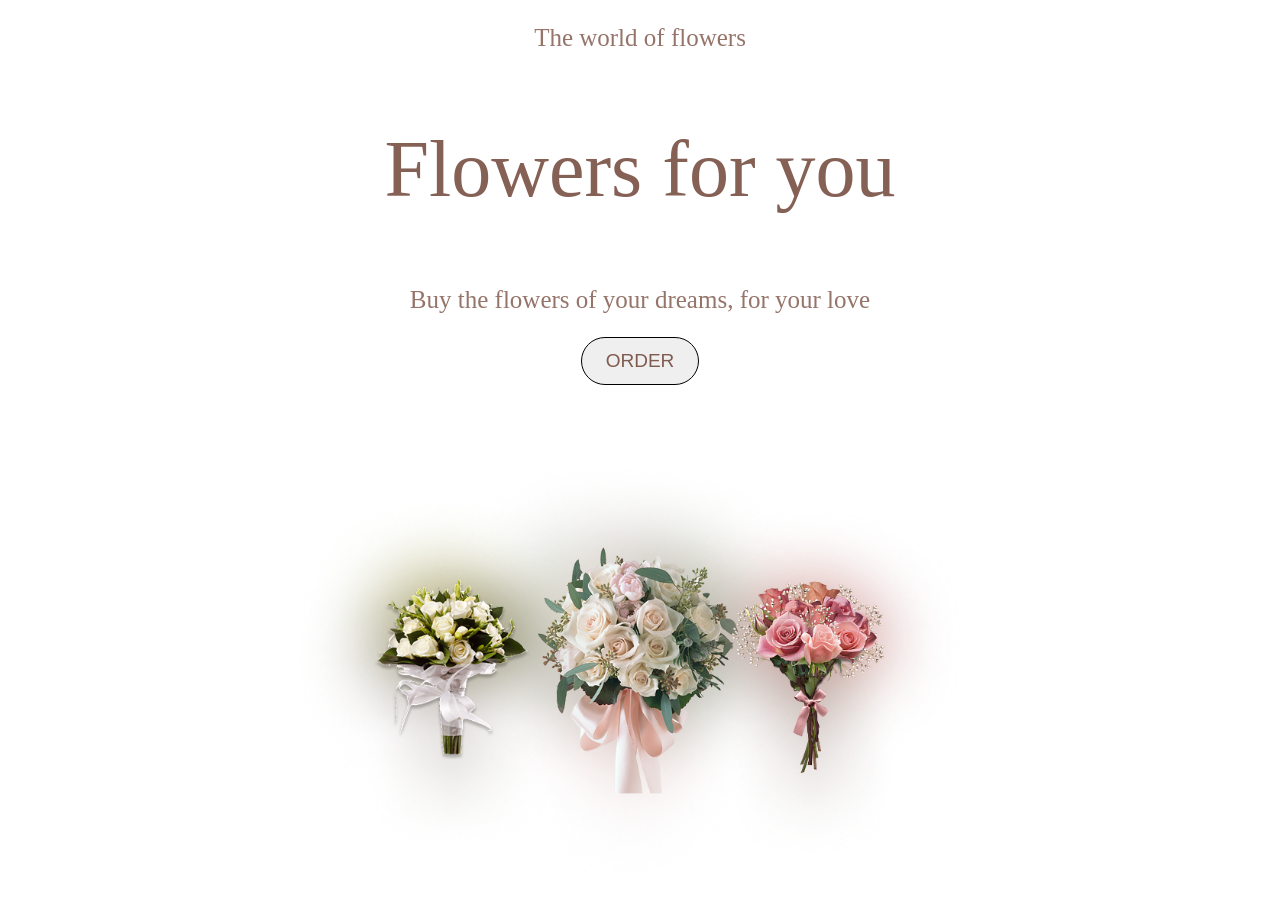
<file: index.html>
<!doctype html>
<html lang="en">
  <head>
    <meta charset="UTF-8" />
    <meta name="viewport" content="width=device-width, initial-scale=1.0" />
    <title>Document</title>
    <link rel="stylesheet" href="./styles/main.css" />
  </head>
  <body>
    <header>
      <div class="container">
        <div class="big-bx">
          <div class="bola2">
            <p class="p111">The world of flowers</p>
          </div>
        </div>
      </div>
    </header>
    <div class="main">
      <div class="container">
        <div class="bg-bx">
          <div class="bx2">
            <h1 class="h111">Flowers for you</h1>

            <p class="p111">Buy the flowers of your dreams, for your love</p>
            <!-- From Uiverse.io by vikiWayne -->
            <!-- From Uiverse.io by cssbuttons-io -->
            <button class="button">
              <a class="ahrffr" href="./home.html">ORDER</a>
            </button>

            <br />
            <img height="500" src="./images-3/Buketi.png" alt="" />
          </div>
        </div>
      </div>
    </div>
  </body>
</html>
</file>
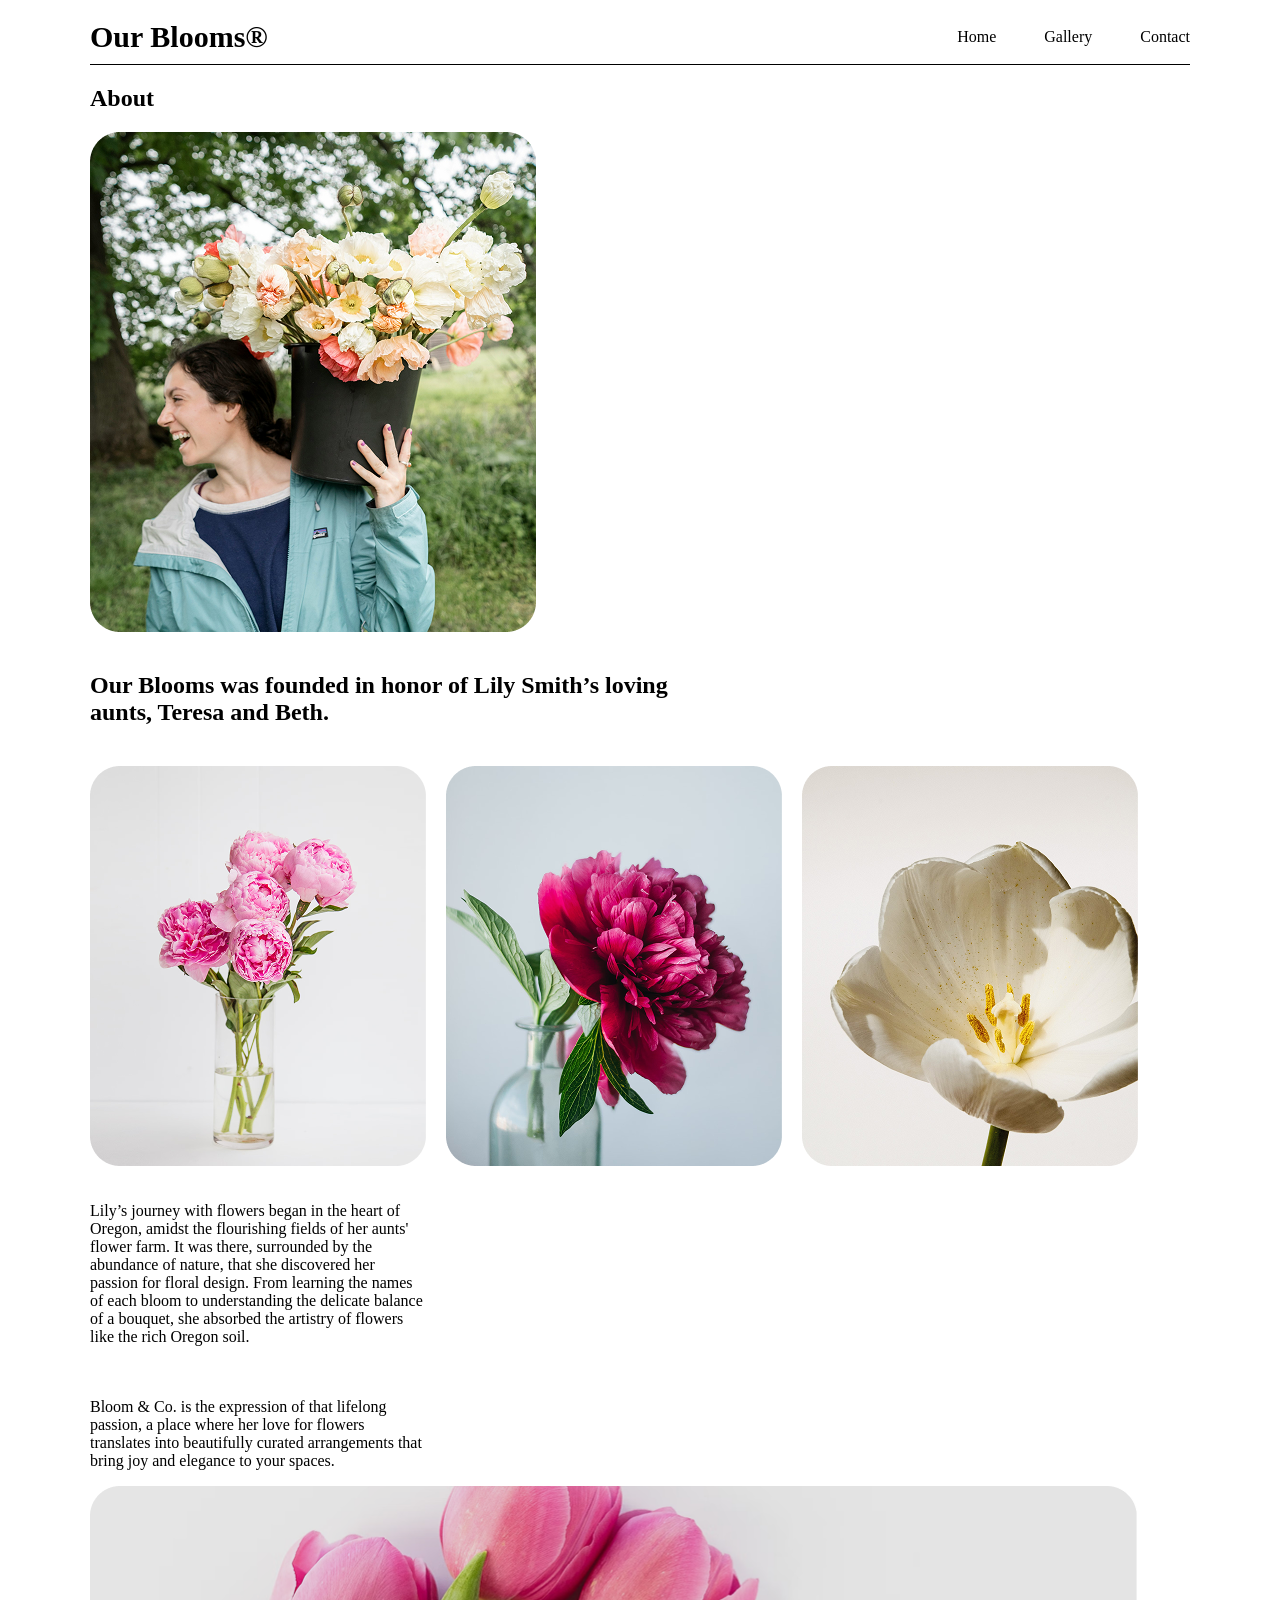
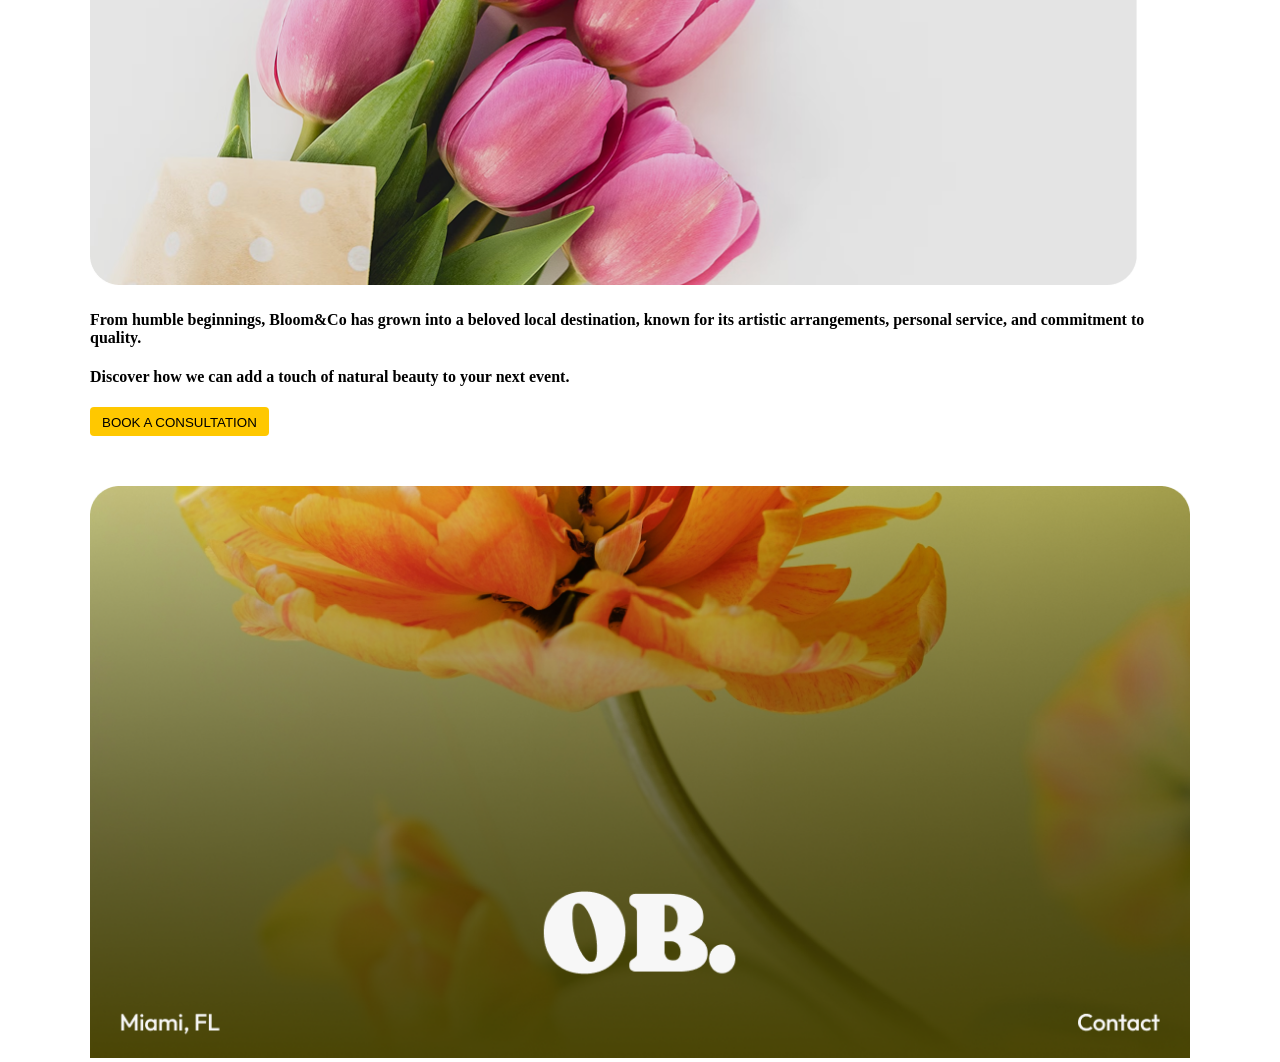
<file: about.html>
<!doctype html>
<html lang="en">
  <head>
    <meta charset="UTF-8" />
    <meta name="viewport" content="width=device-width, initial-scale=1.0" />
    <title>About</title>
    <link rel="stylesheet" href="./styles/main.css" />
  </head>
  <body>
    <header>
      <div class="container">
        <div class="big-box">
          <div class="box">
            <a class="ahrf" href="">Our Blooms®</a>
          </div>
          <nav id="navbar" class="navbar">
            <ul class="nav-list">
              <a class="ahrff" href="./home.html">Home</a>
              <li class="nav-li">
                <a class="ahrff" href="./galary.html">Gallery</a>
              </li>
              <li class="nav-li">
                <a class="ahrff" href="./contact.html">Contact</a>
              </li>
            </ul>
          </nav>
          <button id="hamburg" class="hamburgbtn"></button>
        </div>
      </div>
    </header>
    <main>
      <section>
        <div class="container">
          <div class="bola">
            <h1>About</h1>
          </div>
          <div class="bola2">
            <img class="bola-bola2" src="./images-3/about.png" alt="" />
            <p></p>
          </div>
        </div>
      </section>
      <section>
        <div class="container">
          <div class="big-ota">
            <div class="box-bola67">
              <h1>
                Our Blooms was founded in honor of Lily Smith’s loving <br />
                aunts, Teresa and Beth.
              </h1>
              <div class="bola67">
                <img src="./images-3/about2.png" alt="" />
                <img src="./images-3/about3.png" alt="" />
                <img src="./images-3/about4.png" alt="" />
              </div>
              <p class="IT1">
                Lily’s journey with flowers began in the heart of Oregon, amidst
                the flourishing fields of her aunts' flower farm. It was there,
                surrounded by the abundance of nature, that she discovered her
                passion for floral design. From learning the names of each bloom
                to understanding the delicate balance of a bouquet, she absorbed
                the artistry of flowers like the rich Oregon soil.
              </p>
              <p class="IT1">
                Bloom & Co. is the expression of that lifelong passion, a place
                where her love for flowers translates into beautifully curated
                arrangements that bring joy and elegance to your spaces.
              </p>
            </div>
          </div>
        </div>
      </section>
      <section>
        <div class="container">
          <div class="big-ota2">
            <div class="divcha">
              <img class="images" src="./images-3/Image breaker.png" alt="" />
              <h4>
                From humble beginnings, Bloom&Co has grown into a beloved local
                destination, known for its artistic arrangements, personal
                service, and commitment to quality.
              </h4>
              <h4>
                Discover how we can add a touch of natural beauty to your next
                event.
              </h4>
              <button class="btn6767">BOOK A CONSULTATION</button>
            </div>
          </div>
        </div>
      </section>
    </main>

    <footer>
      <div class="container">
        <div class="big-boq">
          <img class="hoho" src="./images/Image (15).png" alt="" />
        </div>
      </div>
    </footer>

    <script src="./main.js"></script>
  </body>
</html>
</file>
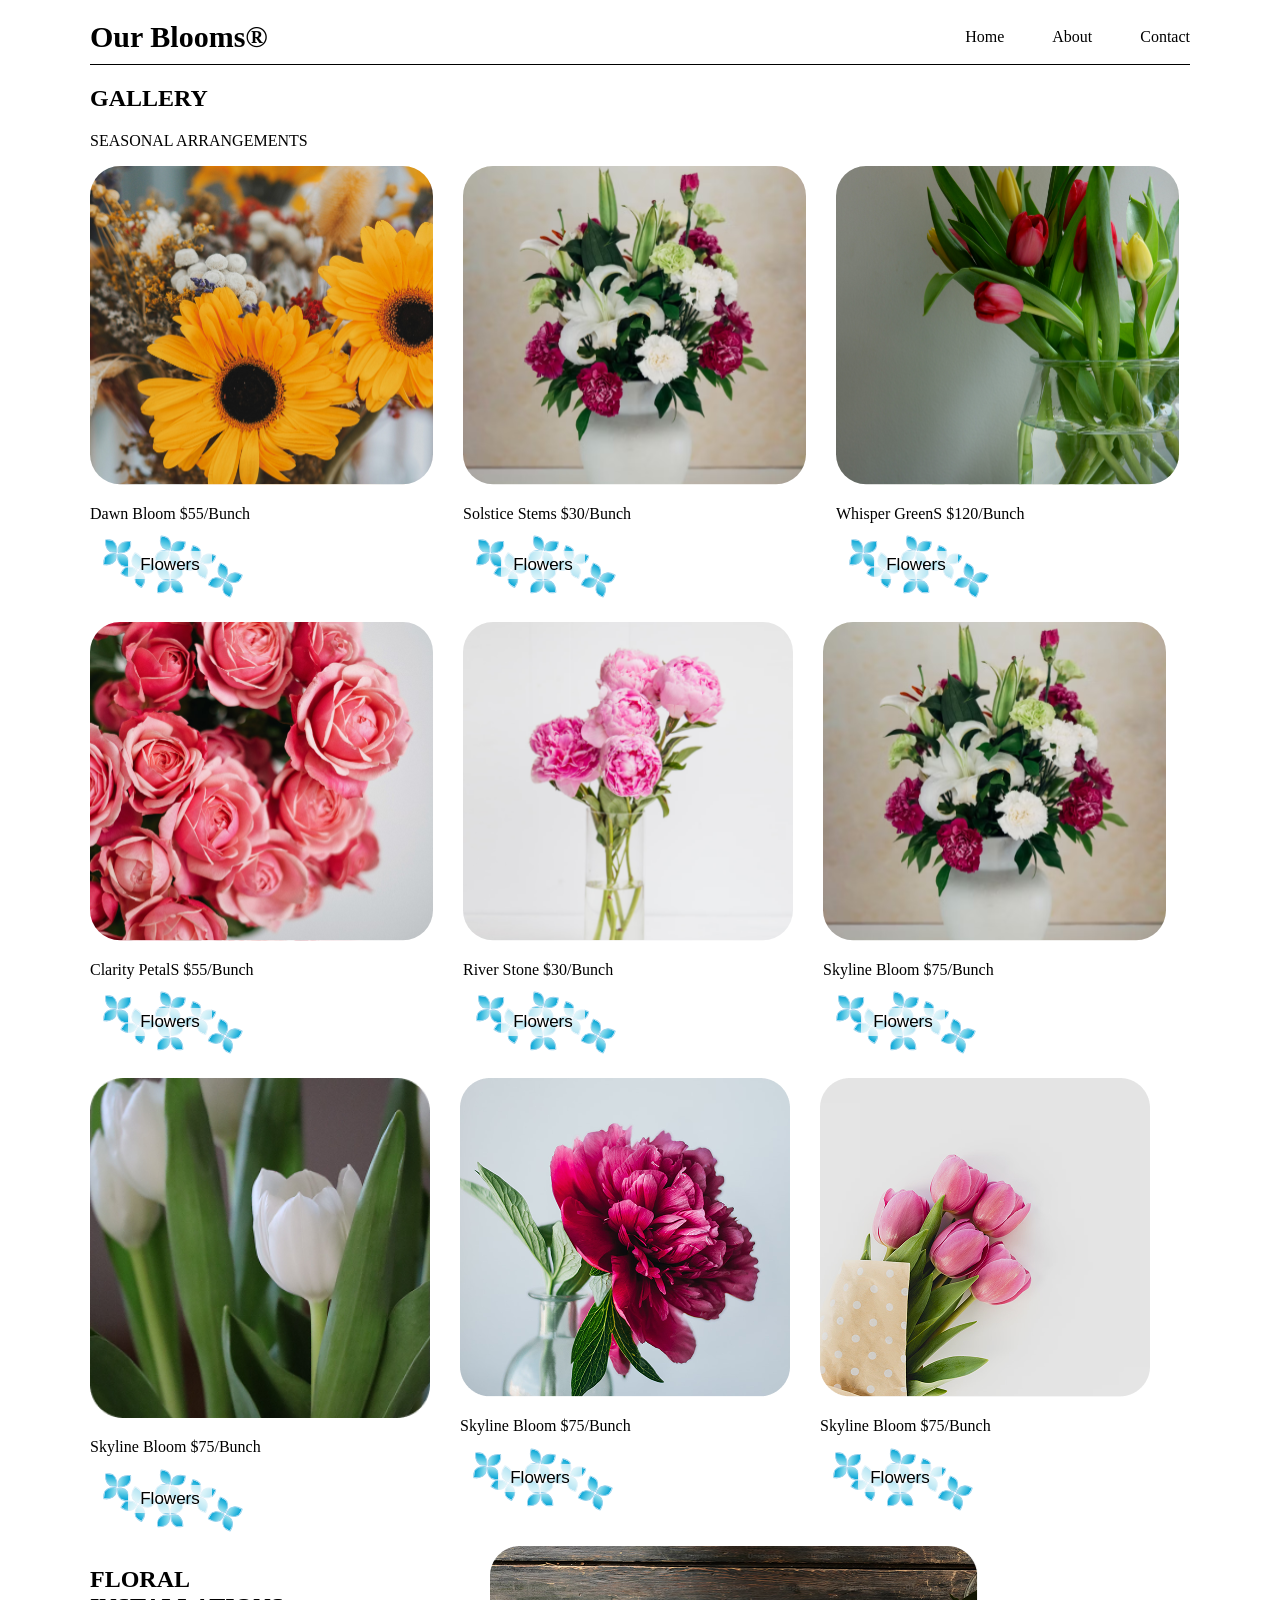
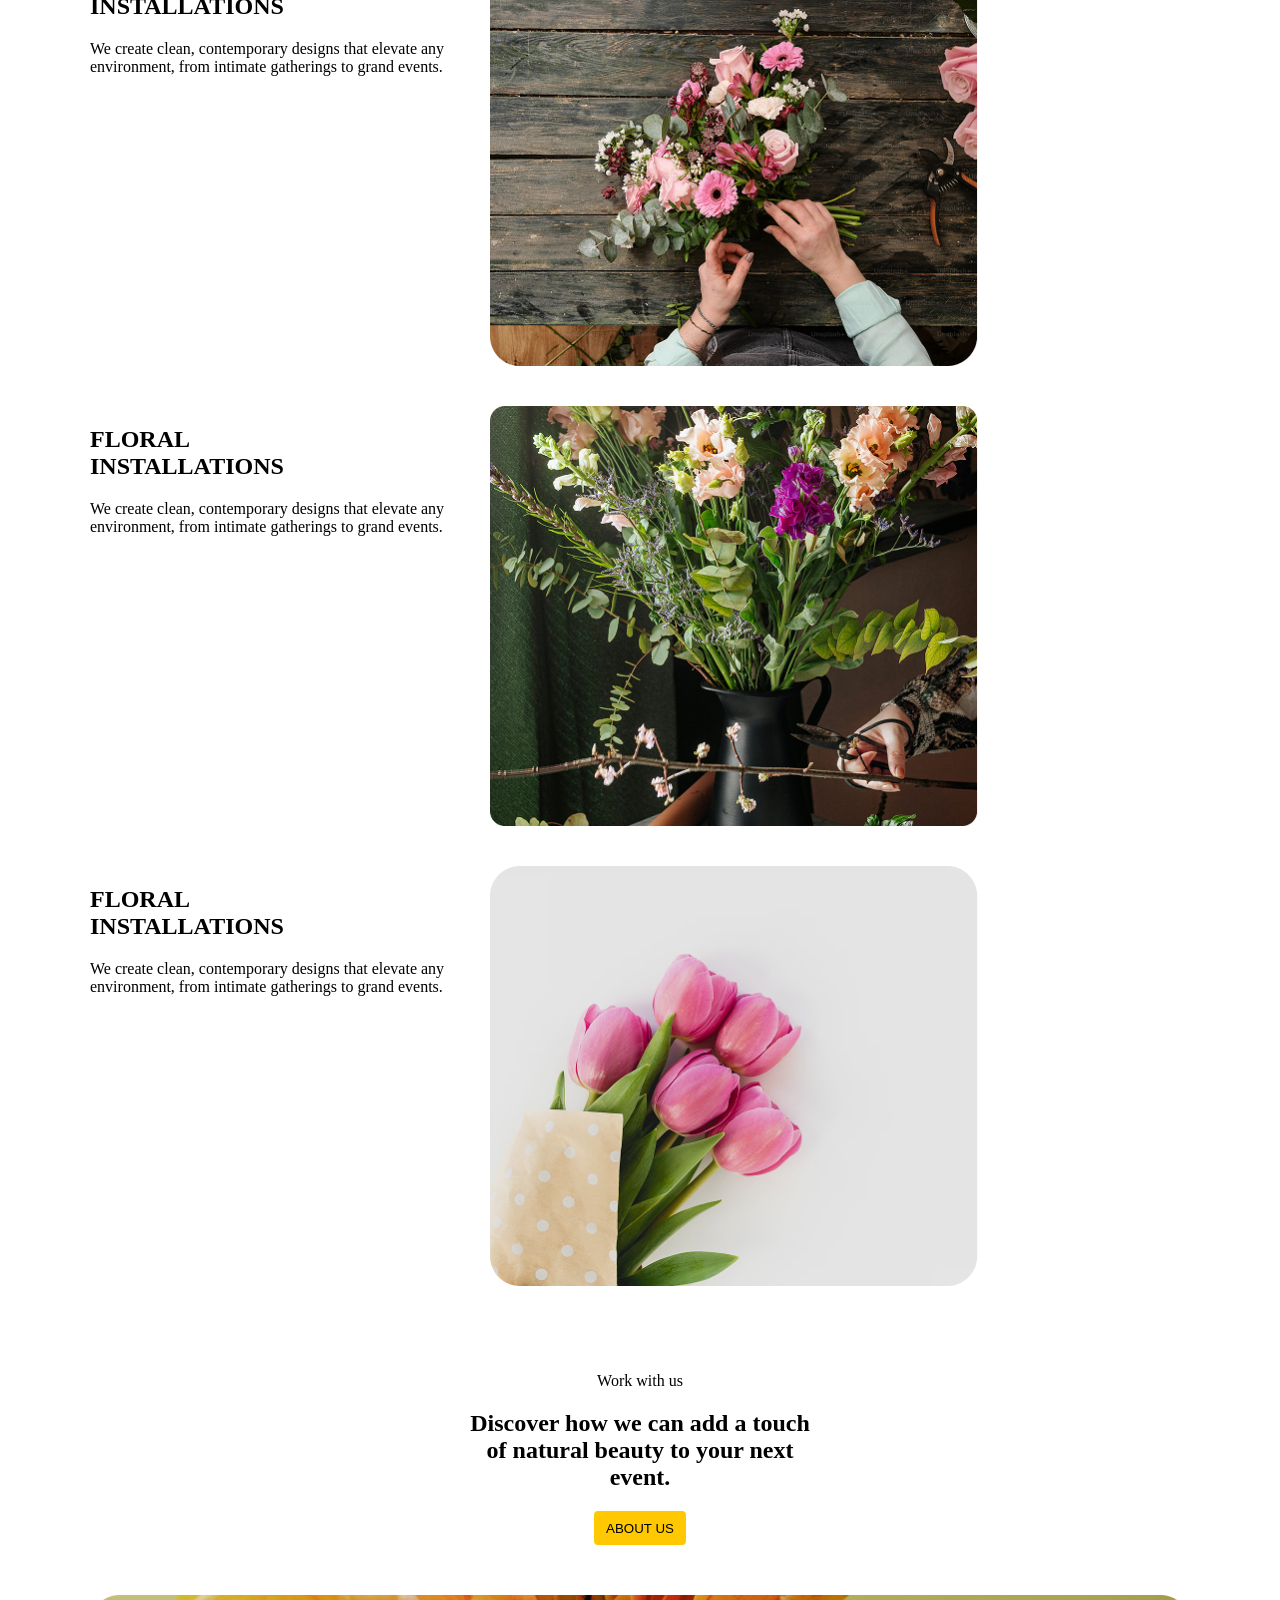
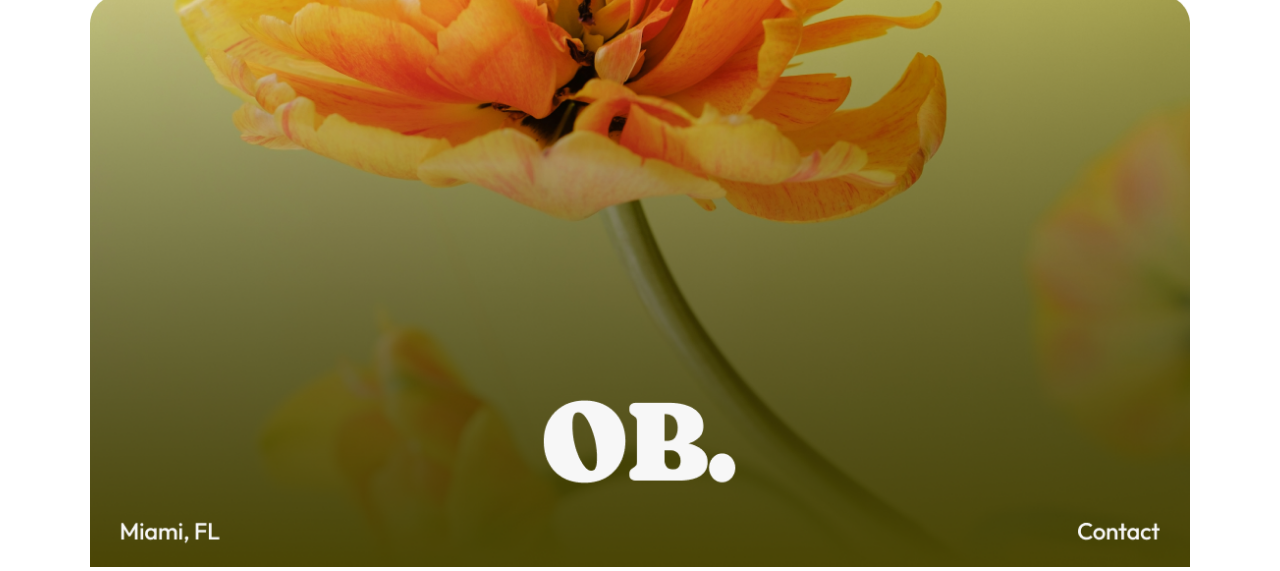
<file: galary.html>
<!doctype html>
<html lang="uz">
  <head>
    <meta charset="UTF-8" />
    <meta name="viewport" content="width=device-width, initial-scale=1.0" />
    <title>Gallery</title>
    <link rel="stylesheet" href="./styles/main.css" />
  </head>
  <body>
    <header>
      <div class="container">
        <div class="big-box">
          <div class="box">
            <a class="ahrf" href="">Our Blooms®</a>
          </div>
          <nav id="navbar" class="navbar">
            <ul class="nav-list">
              <a class="ahrff" href="./home.html">Home</a>
              <li class="nav-li">
                <a class="ahrff" href="./about.html">About</a>
              </li>
              <li class="nav-li">
                <a class="ahrff" href="./contact.html">Contact</a>
              </li>
            </ul>
          </nav>
          <button id="hamburg" class="hamburgbtn"></button>
        </div>
      </div>
    </header>
    <main>
      <section class="gallery-header">
        <div class="container">
          <h1 class="main-title">GALLERY</h1>
          <p class="subtitle">SEASONAL ARRANGEMENTS</p>
        </div>
      </section>
      <section>
        <div class="container">
          <div class="big-big">
            <div class="box">
              <img src="./images-2/gul4.svg" alt="" />
              <p>Dawn Bloom $55/Bunch</p>
              <!-- From Uiverse.io by yaroslavas2001 -->
              <button class="btn">
                <div class="wrapper">
                  <p class="text">Flowers</p>

                  <div class="flower flower1">
                    <div class="petal one"></div>
                    <div class="petal two"></div>
                    <div class="petal three"></div>
                    <div class="petal four"></div>
                  </div>
                  <div class="flower flower2">
                    <div class="petal one"></div>
                    <div class="petal two"></div>
                    <div class="petal three"></div>
                    <div class="petal four"></div>
                  </div>
                  <div class="flower flower3">
                    <div class="petal one"></div>
                    <div class="petal two"></div>
                    <div class="petal three"></div>
                    <div class="petal four"></div>
                  </div>
                  <div class="flower flower4">
                    <div class="petal one"></div>
                    <div class="petal two"></div>
                    <div class="petal three"></div>
                    <div class="petal four"></div>
                  </div>
                  <div class="flower flower5">
                    <div class="petal one"></div>
                    <div class="petal two"></div>
                    <div class="petal three"></div>
                    <div class="petal four"></div>
                  </div>
                  <div class="flower flower6">
                    <div class="petal one"></div>
                    <div class="petal two"></div>
                    <div class="petal three"></div>
                    <div class="petal four"></div>
                  </div>
                </div>
              </button>
            </div>
            <div class="box">
              <img src="./images-2/gul.svg" alt="" />
              <p>Solstice Stems $30/Bunch</p>
              <!-- From Uiverse.io by yaroslavas2001 -->
              <button class="btn">
                <div class="wrapper">
                  <p class="text">Flowers</p>

                  <div class="flower flower1">
                    <div class="petal one"></div>
                    <div class="petal two"></div>
                    <div class="petal three"></div>
                    <div class="petal four"></div>
                  </div>
                  <div class="flower flower2">
                    <div class="petal one"></div>
                    <div class="petal two"></div>
                    <div class="petal three"></div>
                    <div class="petal four"></div>
                  </div>
                  <div class="flower flower3">
                    <div class="petal one"></div>
                    <div class="petal two"></div>
                    <div class="petal three"></div>
                    <div class="petal four"></div>
                  </div>
                  <div class="flower flower4">
                    <div class="petal one"></div>
                    <div class="petal two"></div>
                    <div class="petal three"></div>
                    <div class="petal four"></div>
                  </div>
                  <div class="flower flower5">
                    <div class="petal one"></div>
                    <div class="petal two"></div>
                    <div class="petal three"></div>
                    <div class="petal four"></div>
                  </div>
                  <div class="flower flower6">
                    <div class="petal one"></div>
                    <div class="petal two"></div>
                    <div class="petal three"></div>
                    <div class="petal four"></div>
                  </div>
                </div>
              </button>

              <!-- From Uiverse.io by yaroslavas2001 -->
            </div>
            <div class="box">
              <img src="./images-2/gul2.svg" alt="" />
              <p>Whisper GreenS $120/Bunch</p>
              <!-- From Uiverse.io by yaroslavas2001 -->
              <button class="btn">
                <div class="wrapper">
                  <p class="text">Flowers</p>

                  <div class="flower flower1">
                    <div class="petal one"></div>
                    <div class="petal two"></div>
                    <div class="petal three"></div>
                    <div class="petal four"></div>
                  </div>
                  <div class="flower flower2">
                    <div class="petal one"></div>
                    <div class="petal two"></div>
                    <div class="petal three"></div>
                    <div class="petal four"></div>
                  </div>
                  <div class="flower flower3">
                    <div class="petal one"></div>
                    <div class="petal two"></div>
                    <div class="petal three"></div>
                    <div class="petal four"></div>
                  </div>
                  <div class="flower flower4">
                    <div class="petal one"></div>
                    <div class="petal two"></div>
                    <div class="petal three"></div>
                    <div class="petal four"></div>
                  </div>
                  <div class="flower flower5">
                    <div class="petal one"></div>
                    <div class="petal two"></div>
                    <div class="petal three"></div>
                    <div class="petal four"></div>
                  </div>
                  <div class="flower flower6">
                    <div class="petal one"></div>
                    <div class="petal two"></div>
                    <div class="petal three"></div>
                    <div class="petal four"></div>
                  </div>
                </div>
              </button>
            </div>
            <div class="box">
              <img src="./images-2/gul3.svg" alt="" />
              <p>Clarity PetalS $55/Bunch</p>
              <!-- From Uiverse.io by yaroslavas2001 -->
              <button class="btn">
                <div class="wrapper">
                  <p class="text">Flowers</p>

                  <div class="flower flower1">
                    <div class="petal one"></div>
                    <div class="petal two"></div>
                    <div class="petal three"></div>
                    <div class="petal four"></div>
                  </div>
                  <div class="flower flower2">
                    <div class="petal one"></div>
                    <div class="petal two"></div>
                    <div class="petal three"></div>
                    <div class="petal four"></div>
                  </div>
                  <div class="flower flower3">
                    <div class="petal one"></div>
                    <div class="petal two"></div>
                    <div class="petal three"></div>
                    <div class="petal four"></div>
                  </div>
                  <div class="flower flower4">
                    <div class="petal one"></div>
                    <div class="petal two"></div>
                    <div class="petal three"></div>
                    <div class="petal four"></div>
                  </div>
                  <div class="flower flower5">
                    <div class="petal one"></div>
                    <div class="petal two"></div>
                    <div class="petal three"></div>
                    <div class="petal four"></div>
                  </div>
                  <div class="flower flower6">
                    <div class="petal one"></div>
                    <div class="petal two"></div>
                    <div class="petal three"></div>
                    <div class="petal four"></div>
                  </div>
                </div>
              </button>
            </div>
            <div class="box">
              <img src="./images-2/gul5.svg" alt="" />
              <p>River Stone $30/Bunch</p>
              <!-- From Uiverse.io by yaroslavas2001 -->
              <button class="btn">
                <div class="wrapper">
                  <p class="text">Flowers</p>

                  <div class="flower flower1">
                    <div class="petal one"></div>
                    <div class="petal two"></div>
                    <div class="petal three"></div>
                    <div class="petal four"></div>
                  </div>
                  <div class="flower flower2">
                    <div class="petal one"></div>
                    <div class="petal two"></div>
                    <div class="petal three"></div>
                    <div class="petal four"></div>
                  </div>
                  <div class="flower flower3">
                    <div class="petal one"></div>
                    <div class="petal two"></div>
                    <div class="petal three"></div>
                    <div class="petal four"></div>
                  </div>
                  <div class="flower flower4">
                    <div class="petal one"></div>
                    <div class="petal two"></div>
                    <div class="petal three"></div>
                    <div class="petal four"></div>
                  </div>
                  <div class="flower flower5">
                    <div class="petal one"></div>
                    <div class="petal two"></div>
                    <div class="petal three"></div>
                    <div class="petal four"></div>
                  </div>
                  <div class="flower flower6">
                    <div class="petal one"></div>
                    <div class="petal two"></div>
                    <div class="petal three"></div>
                    <div class="petal four"></div>
                  </div>
                </div>
              </button>
            </div>
            <div class="box">
              <img src="./images-2/gul.svg" alt="" />
              <p>Skyline Bloom $75/Bunch</p>
              <!-- From Uiverse.io by yaroslavas2001 -->
              <button class="btn">
                <div class="wrapper">
                  <p class="text">Flowers</p>

                  <div class="flower flower1">
                    <div class="petal one"></div>
                    <div class="petal two"></div>
                    <div class="petal three"></div>
                    <div class="petal four"></div>
                  </div>
                  <div class="flower flower2">
                    <div class="petal one"></div>
                    <div class="petal two"></div>
                    <div class="petal three"></div>
                    <div class="petal four"></div>
                  </div>
                  <div class="flower flower3">
                    <div class="petal one"></div>
                    <div class="petal two"></div>
                    <div class="petal three"></div>
                    <div class="petal four"></div>
                  </div>
                  <div class="flower flower4">
                    <div class="petal one"></div>
                    <div class="petal two"></div>
                    <div class="petal three"></div>
                    <div class="petal four"></div>
                  </div>
                  <div class="flower flower5">
                    <div class="petal one"></div>
                    <div class="petal two"></div>
                    <div class="petal three"></div>
                    <div class="petal four"></div>
                  </div>
                  <div class="flower flower6">
                    <div class="petal one"></div>
                    <div class="petal two"></div>
                    <div class="petal three"></div>
                    <div class="petal four"></div>
                  </div>
                </div>
              </button>
            </div>
            <div class="box">
              <img width="340" src="./images/Image 04.png" alt="" />
              <p>Skyline Bloom $75/Bunch</p>
              <!-- From Uiverse.io by yaroslavas2001 -->
              <button class="btn">
                <div class="wrapper">
                  <p class="text">Flowers</p>

                  <div class="flower flower1">
                    <div class="petal one"></div>
                    <div class="petal two"></div>
                    <div class="petal three"></div>
                    <div class="petal four"></div>
                  </div>
                  <div class="flower flower2">
                    <div class="petal one"></div>
                    <div class="petal two"></div>
                    <div class="petal three"></div>
                    <div class="petal four"></div>
                  </div>
                  <div class="flower flower3">
                    <div class="petal one"></div>
                    <div class="petal two"></div>
                    <div class="petal three"></div>
                    <div class="petal four"></div>
                  </div>
                  <div class="flower flower4">
                    <div class="petal one"></div>
                    <div class="petal two"></div>
                    <div class="petal three"></div>
                    <div class="petal four"></div>
                  </div>
                  <div class="flower flower5">
                    <div class="petal one"></div>
                    <div class="petal two"></div>
                    <div class="petal three"></div>
                    <div class="petal four"></div>
                  </div>
                  <div class="flower flower6">
                    <div class="petal one"></div>
                    <div class="petal two"></div>
                    <div class="petal three"></div>
                    <div class="petal four"></div>
                  </div>
                </div>
              </button>
            </div>
            <div class="box">
              <img src="./images-2/gul6.png" alt="" />
              <p>Skyline Bloom $75/Bunch</p>
              <!-- From Uiverse.io by yaroslavas2001 -->
              <!-- From Uiverse.io by yaroslavas2001 -->
              <button class="btn">
                <div class="wrapper">
                  <p class="text">Flowers</p>

                  <div class="flower flower1">
                    <div class="petal one"></div>
                    <div class="petal two"></div>
                    <div class="petal three"></div>
                    <div class="petal four"></div>
                  </div>
                  <div class="flower flower2">
                    <div class="petal one"></div>
                    <div class="petal two"></div>
                    <div class="petal three"></div>
                    <div class="petal four"></div>
                  </div>
                  <div class="flower flower3">
                    <div class="petal one"></div>
                    <div class="petal two"></div>
                    <div class="petal three"></div>
                    <div class="petal four"></div>
                  </div>
                  <div class="flower flower4">
                    <div class="petal one"></div>
                    <div class="petal two"></div>
                    <div class="petal three"></div>
                    <div class="petal four"></div>
                  </div>
                  <div class="flower flower5">
                    <div class="petal one"></div>
                    <div class="petal two"></div>
                    <div class="petal three"></div>
                    <div class="petal four"></div>
                  </div>
                  <div class="flower flower6">
                    <div class="petal one"></div>
                    <div class="petal two"></div>
                    <div class="petal three"></div>
                    <div class="petal four"></div>
                  </div>
                </div>
              </button>
            </div>
            <div class="box">
              <img src="./images-2/gul7.png" alt="" />
              <p>Skyline Bloom $75/Bunch</p>
              <!-- From Uiverse.io by yaroslavas2001 -->
              <!-- From Uiverse.io by yaroslavas2001 -->
              <button class="btn">
                <div class="wrapper">
                  <p class="text">Flowers</p>

                  <div class="flower flower1">
                    <div class="petal one"></div>
                    <div class="petal two"></div>
                    <div class="petal three"></div>
                    <div class="petal four"></div>
                  </div>
                  <div class="flower flower2">
                    <div class="petal one"></div>
                    <div class="petal two"></div>
                    <div class="petal three"></div>
                    <div class="petal four"></div>
                  </div>
                  <div class="flower flower3">
                    <div class="petal one"></div>
                    <div class="petal two"></div>
                    <div class="petal three"></div>
                    <div class="petal four"></div>
                  </div>
                  <div class="flower flower4">
                    <div class="petal one"></div>
                    <div class="petal two"></div>
                    <div class="petal three"></div>
                    <div class="petal four"></div>
                  </div>
                  <div class="flower flower5">
                    <div class="petal one"></div>
                    <div class="petal two"></div>
                    <div class="petal three"></div>
                    <div class="petal four"></div>
                  </div>
                  <div class="flower flower6">
                    <div class="petal one"></div>
                    <div class="petal two"></div>
                    <div class="petal three"></div>
                    <div class="petal four"></div>
                  </div>
                </div>
              </button>
            </div>
          </div>
        </div>
      </section>
      <section>
        <div class="container">
          <div class="big-big-o">
            <div class="box-min">
              <div class="mini-box">
                <h1>
                  FLORAL <br />
                  INSTALLATIONS
                </h1>
                <p>
                  We create clean, contemporary designs that elevate any
                  environment, from intimate gatherings to grand events.
                </p>
              </div>
              <img class="immggg" src="./images-2/gul8.png" alt="" />
            </div>
            <div class="box-min">
              <div class="mini-box">
                <h1>
                  FLORAL <br />
                  INSTALLATIONS
                </h1>
                <p>
                  We create clean, contemporary designs that elevate any
                  environment, from intimate gatherings to grand events.
                </p>
              </div>
              <img class="immggg" src="./images-2/gul9.png" alt="" />
            </div>
            <div class="box-min">
              <div class="mini-box">
                <h1>
                  FLORAL <br />
                  INSTALLATIONS
                </h1>
                <p>
                  We create clean, contemporary designs that elevate any
                  environment, from intimate gatherings to grand events.
                </p>
              </div>
              <img class="immggg" src="./images-2/gul10.png" alt="" />
            </div>
          </div>
        </div>
      </section>
      <section>
        <div class="container">
          <div class="boq-box">
            <div data-aos="fade-up" class="booxx">
              <p>Work with us</p>
              <h1>
                Discover how we can add a touch of natural beauty to your next
                event.
              </h1>
              <button class="btn2">ABOUT US</button>
            </div>
          </div>
        </div>
      </section>
    </main>
    <footer>
      <div class="container">
        <div class="boooox">
          <img class="hoho" src="./images/Image (15).png" alt="" />
        </div>
      </div>
    </footer>
    <script src="./main.js"></script>
  </body>
</html>
</file>
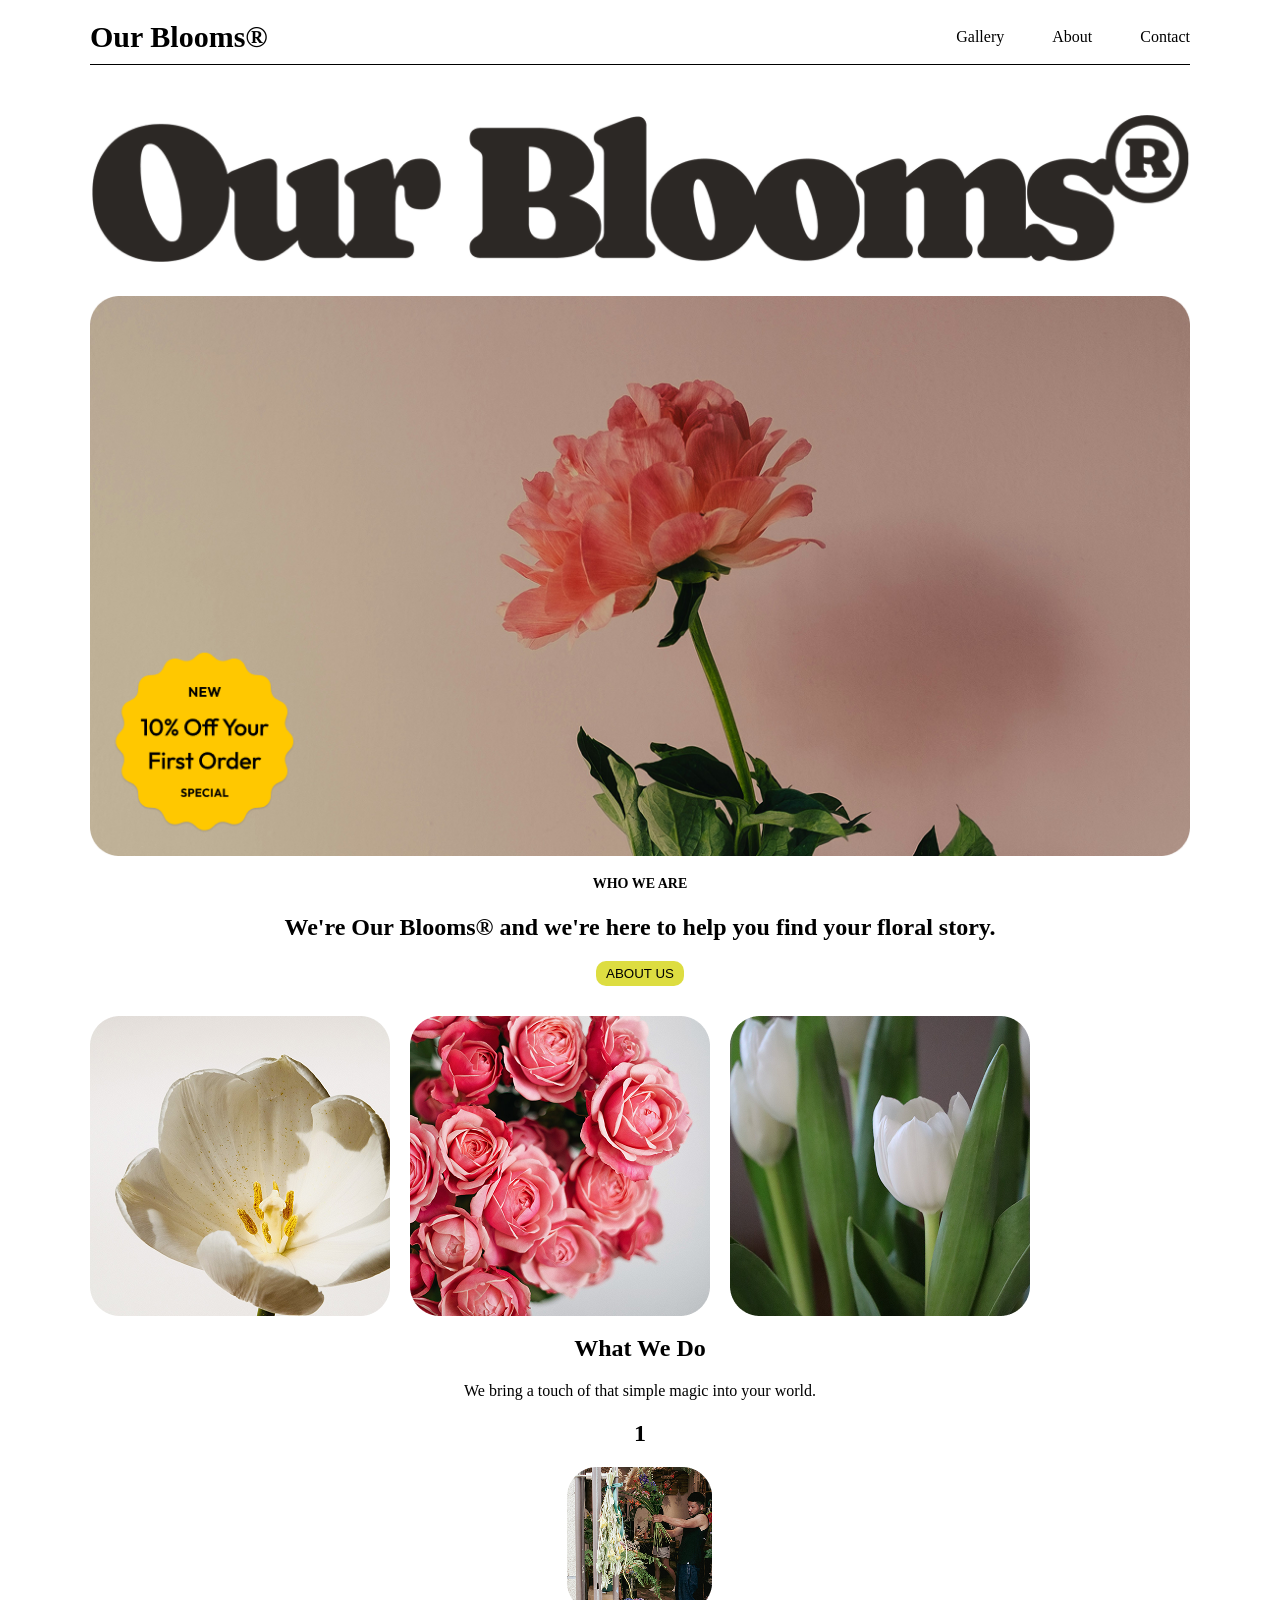
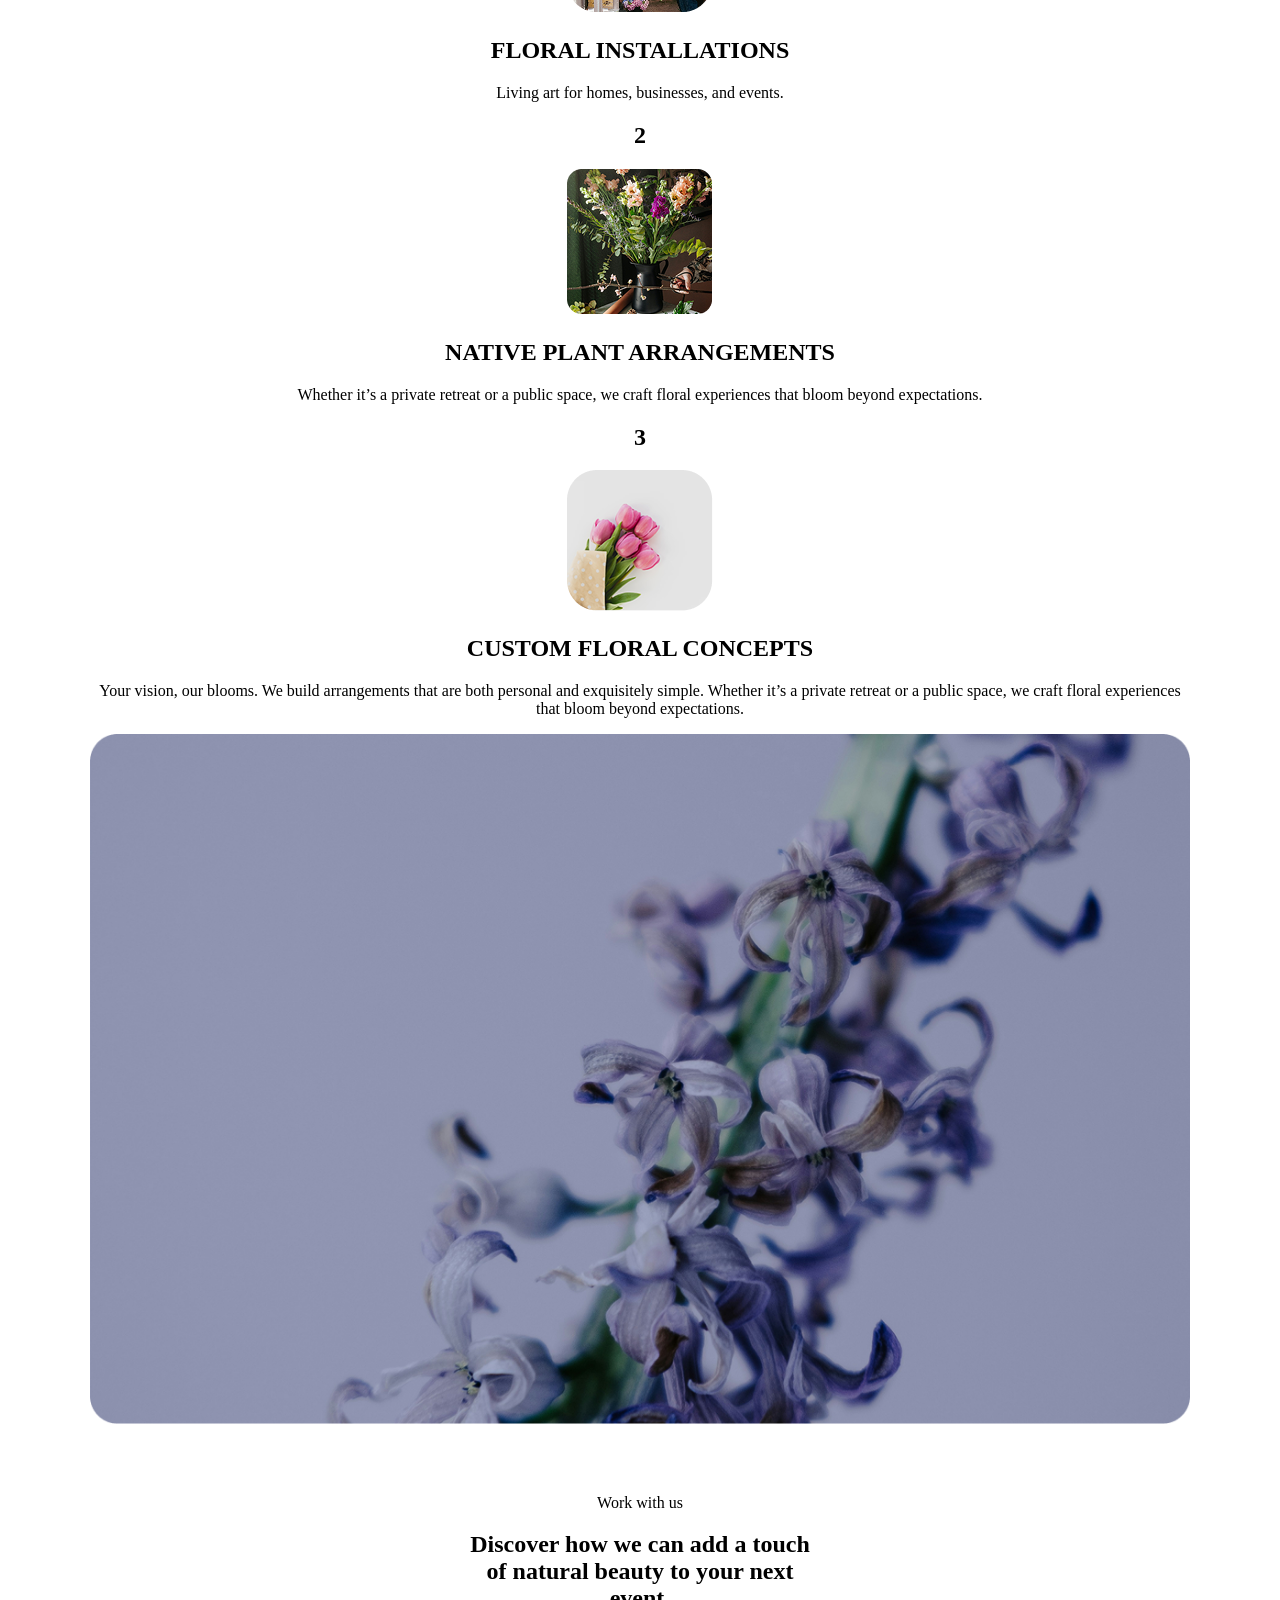
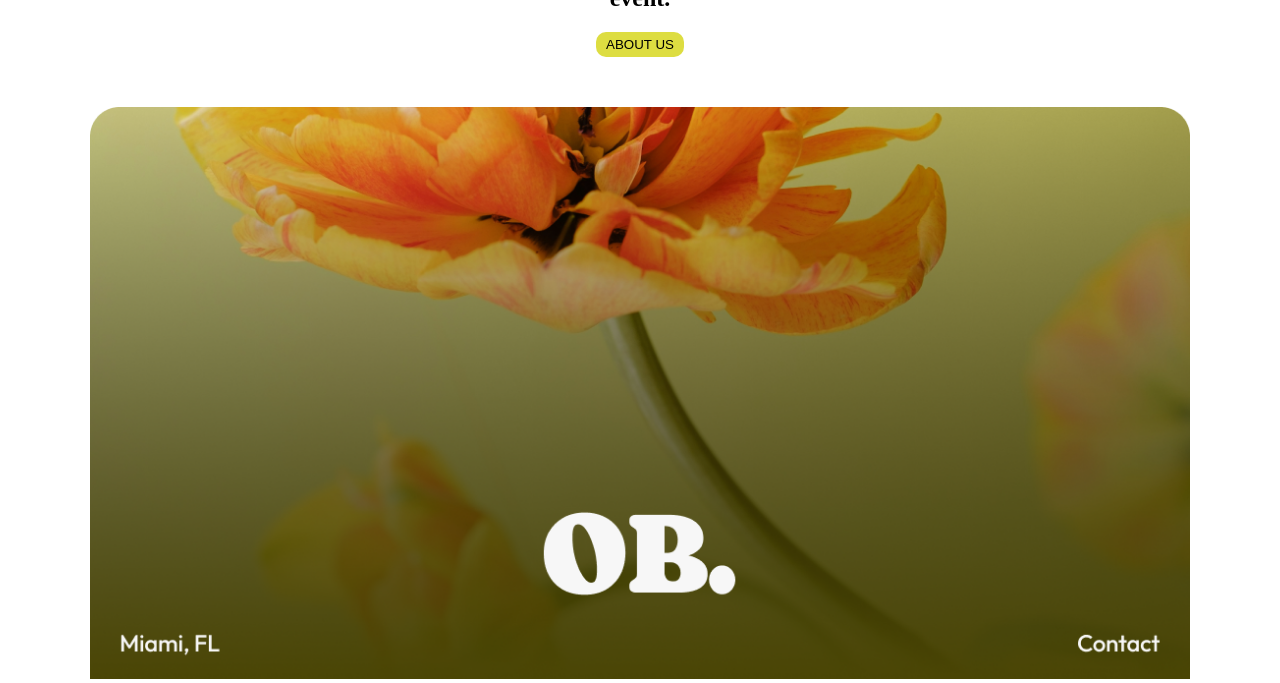
<file: home.html>
<!doctype html>
<html lang="en">
  <head>
    <meta charset="UTF-8" />
    <meta name="viewport" content="width=device-width, initial-scale=1.0" />
    <title>Home</title>
    <link rel="stylesheet" href="./styles/main.css" />
  </head>
  <body>
    <header>
      <div class="container">
        <div class="big-box">
          <div class="">
            <a class="ahrf" href="">Our Blooms®</a>
          </div>
          <nav id="navbar" class="navbar">
            <ul class="nav-list">
              <li class="nav-li">
                <a class="ahrff" href="./galary.html">Gallery</a>
              </li>
              <li class="nav-li">
                <a class="ahrff" href="./about.html">About</a>
              </li>
              <li class="nav-li">
                <a class="ahrff" href="./contact.html">Contact</a>
              </li>
            </ul>
          </nav>
          <button id="hamburg" class="hamburgbtn"></button>
        </div>
      </div>
    </header>
    <main>
      <section>
        <div class="container">
          <div class="big-box2">
            <div class="box2">
              <img class="imgg" src="./images/Logo (3).png" alt="" />
              <div class="box3">
                <img class="imgg2" src="./images/Image (10).png" alt="" />
              </div>
            </div>
          </div>
          <div class="big-box3">
            <div data-aos="fade-up" class="box4">
              <p class="pp">Who We Are</p>
              <h1 class="hh1">
                We're Our Blooms® and we're here to help you find your floral
                story.
              </h1>
              <button class="btn22">ABOUT US</button>
            </div>
          </div>
          <div class="big-boox">
            <div data-aos="fade-up" class="box5">
              <img src="./images/Image 02 (2).png" alt="gul" />
              <img src="./images/Image 03.png" alt="gul2" />
              <img src="./images/Image 04.png" alt="gul3" />
            </div>
          </div>
          <div class="big-boxx">
            <div data-aos="fade-up" class="box67">
              <h1>What We Do</h1>
              <p>We bring a touch of that simple magic into your world.</p>
            </div>
            <div data-aos="fade-up" class="box67">
              <h1>1</h1>
              <img src="./images/Image (11).png" alt="" />
              <h1>FLORAL INSTALLATIONS</h1>
              <p>Living art for homes, businesses, and events.</p>
            </div>
            <div data-aos="fade-up" class="box67">
              <h1>2</h1>
              <img src="./images/Image (12).png" alt="" />
              <h1>NATIVE PLANT ARRANGEMENTS</h1>
              <p>
                Whether it’s a private retreat or a public space, we craft
                floral experiences that bloom beyond expectations.
              </p>
            </div>
            <div data-aos="fade-up" class="box67">
              <h1>3</h1>
              <img src="./images/Image (13).png" alt="" />
              <h1>CUSTOM FLORAL CONCEPTS</h1>
              <p>
                Your vision, our blooms. We build arrangements that are both
                personal and exquisitely simple. Whether it’s a private retreat
                or a public space, we craft floral experiences that bloom beyond
                expectations.
              </p>
            </div>
          </div>
          <div class="big-box69">
            <img
              data-aos="fade-up"
              class="immg"
              src="./images/Image (14).png"
              alt=""
            />
          </div>
          <div class="boq-box">
            <div data-aos="fade-up" class="booxx">
              <p>Work with us</p>
              <h1>
                Discover how we can add a touch of natural beauty to your next
                event.
              </h1>
              <button class="btn22">ABOUT US</button>
            </div>
          </div>
          <div class="big-boq">
            <img class="hoho" src="./images/Image (15).png" alt="" />
          </div>
        </div>
      </section>
    </main>
    <script src="./main.js"></script>
  </body>
</html>
</file>
<file: styles/main.css>
* {
  box-sizing: border-box;
}

body {
  margin: 0;
}

.container {
  max-width: 1140px;
  margin: 0 auto;
  padding: 0 20px;
}

.big-box {
  display: flex;
  justify-content: space-between;
  align-items: center;
  margin-top: 20px;
  border-bottom: 1px solid black;
  padding-bottom: 10px;
}

.ahrf {
  color: black;
  text-decoration-line: none;
  font-size: 30px;
  font-weight: 600;
}

.imgg {
  max-width: 1120px;
  width: 100%;
  margin-top: 50px;
}

.imgg2 {
  max-width: 1120px;
  width: 100%;
  max-height: 570px;
  height: 100%;
}

.hamburgbtn {
  width: 34px;
  height: 34px;
  background-image: url("../images/burger.png");
  background-repeat: no-repeat;
  background-size: cover;
  background-position: center;
  background-color: transparent;
  border: none;
}

.pp {
  opacity: 1;
  font-weight: 700;
  font-style: Bold;
  font-size: 14px;
  leading-trim: NONE;
  line-height: 140%;
  letter-spacing: 2%;
  text-align: center;
  text-transform: uppercase;
}

.box4 {
  text-align: center;
  margin: 0 auto;
}

.btn2 {
  max-width: 110px;
  height: 34px;
  padding-top: 8px;
  padding-right: 12px;
  padding-bottom: 6px;
  padding-left: 12px;
  gap: 10px;
  opacity: 1;
  border-radius: 4px;
  background-color: rgb(255, 200, 0);
  border: none;
}

.big-boox {
  display: flex;
  flex-wrap: wrap;
}

.box3 {
  margin-top: 30px;
}

.box5 {
  display: flex;
  flex-wrap: wrap;
  justify-content: center;
  margin-top: 30px;
  gap: 20px;
}

.box67 {
  width: 400px;
  width: 100%;
  text-align: center;
}

.immg {
  max-width: 1200px;
  max-height: 751.6353px;
  width: 100%;
  height: 100%;
}

.booxx {
  width: 350px;
  text-align: center;
  margin-top: 50px;
}

.hoho {
  max-width: 1120px;
  width: 100%;
  margin-top: 50px;
}

.nav-list {
  display: flex;
  padding-left: 0;
  margin: 0;
  flex-direction: column;
  gap: 20px;
  list-style-type: none;
}

.navbar {
  background: linear-gradient(to top, aqua, white);
  display: flex;
  justify-content: center;
  align-items: center;
  gap: 20px;
  position: absolute;
  transform: translateY(-900px);
  top: 0;
  left: 0;
  width: 100vw;
  height: 100vh;
  transition: transform 0.6s linear;
}

.open-navbar {
  transform: translateY(76px);
}

.ahrff {
  text-decoration-line: none;
  color: black;
}

@media only screen and (min-width: 760px) {
  .navbar {
    display: flex;
    align-items: center;
    justify-content: center;
    transform: translateY(0);
    position: static;
    width: auto;
    height: auto;
    background: transparent;
  }
  .nav-list {
    display: flex;
    flex-direction: row;
    align-items: center;
    gap: 48px;
  }
  .hamburgbtn {
    display: none;
  }
}
.big-big {
  display: flex;
  flex-wrap: wrap;
  gap: 30px;
}

.immggg {
  max-width: 488px;
  width: 100%;
}

.box-min {
  display: flex;
  flex-wrap: wrap;
  padding: 20px 0;
}

.mini-box {
  width: 400px;
}

.boq-box {
  display: flex;
  flex-wrap: wrap;
  justify-content: center;
}

.bola-bola2 {
  max-width: 446px;
  width: 100%;
}

.IT1 {
  width: 335px;
}

.box-bola67 {
  display: flex;
  flex-wrap: wrap;
  flex-direction: column;
  gap: 20px;
}

.bola67 {
  display: flex;
  flex-wrap: wrap;
  gap: 20px;
}

.btn6767 {
  width: 206;
  height: 34;
  padding-top: 8px;
  padding-right: 12px;
  padding-bottom: 6px;
  padding-left: 12px;
  gap: 10px;
  angle: 0 deg;
  opacity: 1;
  border-radius: 4px;
  background: rgb(255, 200, 0);
  border: none;
}

.images {
  max-width: 1047px;
  width: 100%;
}

.big-bx {
  display: flex;
  flex-wrap: wrap;
  justify-content: center;
}

.bg-bx {
  display: flex;
  flex-wrap: wrap;
  justify-content: center;
  gap: 20px;
}

.bx2 {
  display: flex;
  flex-wrap: wrap;
  justify-content: center;
  width: 550px;
}

.h111 {
  opacity: 1;
  font-family: IM FELL French Canon SC;
  font-weight: 400;
  font-style: Regular;
  font-size: 80px;
  leading-trim: NONE;
  line-height: 100%;
  letter-spacing: 0%;
  text-align: center;
  color: rgba(78, 24, 7, 0.69);
}

.p111 {
  font-family: IM FELL French Canon SC;
  font-weight: 400;
  font-style: Regular;
  font-size: 25px;
  leading-trim: NONE;
  line-height: 100%;
  letter-spacing: 0%;
  text-align: center;
  color: rgba(78, 24, 7, 0.6);
}

.ahrffr {
  text-decoration-line: none;
  color: rgba(78, 24, 7, 0.69);
}

/* From Uiverse.io by cssbuttons-io */
.button {
  display: inline-block;
  padding: 12px 24px;
  border: 1px solid;
  border-radius: 30.02px;
  transition: all 0.2s ease-in;
  position: relative;
  overflow: hidden;
  font-size: 19px;
  cursor: pointer;
  color: black;
  z-index: 1;
}

.button:before {
  content: "";
  position: absolute;
  left: 50%;
  transform: translateX(-50%) scaleY(1) scaleX(1.25);
  top: 100%;
  width: 140%;
  height: 180%;
  background-color: white;
  border-radius: 50%;
  display: block;
  transition: all 0.5s 0.1s cubic-bezier(0.55, 0, 0.1, 1);
  z-index: -1;
}

.button:after {
  content: "";
  position: absolute;
  left: 55%;
  transform: translateX(-50%) scaleY(1) scaleX(1.45);
  top: 180%;
  width: 160%;
  height: 190%;
  background-color: rgba(255, 255, 255, 0.16);
  border-radius: 50%;
  display: block;
  transition: all 0.5s 0.1s cubic-bezier(0.55, 0, 0.1, 1);
  z-index: -1;
}

.button:hover {
  color: white;
  border: 1px solid black;
}

.button:hover:before {
  top: -35%;
  background-color: rgba(78, 24, 7, 0.45);
  transform: translateX(-50%) scaleY(1.3) scaleX(0.8);
}

.button:hover:after {
  top: -45%;
  background-color: rgba(78, 24, 7, 0.45);
  transform: translateX(-50%) scaleY(1.3) scaleX(0.8);
}

.btn22 {
  background-color: rgb(221, 221, 65);
  color: black;
  border: none;
  border-radius: 10px;
  padding: 5px 10px;
}

/* From Uiverse.io by yaroslavas2001 */
.btn {
  height: 4em;
  width: 12em;
  display: flex;
  align-items: center;
  justify-content: center;
  background: transparent;
  border: 0px solid black;
  cursor: pointer;
}

.wrapper {
  height: 2em;
  width: 8em;
  position: relative;
  background: transparent;
  display: flex;
  justify-content: center;
  align-items: center;
}

.text {
  font-size: 17px;
  z-index: 1;
  color: #000;
  padding: 4px 12px;
  border-radius: 4px;
  background: rgba(255, 255, 255, 0.7);
  transition: all 0.5s ease;
}

.flower {
  display: grid;
  grid-template-columns: 1em 1em;
  position: absolute;
  transition: grid-template-columns 0.8s ease;
}

.flower1 {
  top: -12px;
  left: -13px;
  transform: rotate(5deg);
}

.flower2 {
  bottom: -5px;
  left: 8px;
  transform: rotate(35deg);
}

.flower3 {
  bottom: -15px;
  transform: rotate(0deg);
}

.flower4 {
  top: -14px;
  transform: rotate(15deg);
}

.flower5 {
  right: 11px;
  top: -3px;
  transform: rotate(25deg);
}

.flower6 {
  right: -15px;
  bottom: -15px;
  transform: rotate(30deg);
}

.petal {
  height: 1em;
  width: 1em;
  border-radius: 40% 70%/7% 90%;
  background: linear-gradient(#07a6d7, #93e0ee);
  border: 0.5px solid #96d1ec;
  z-index: 0;
  transition: width 0.8s ease, height 0.8s ease;
}

.two {
  transform: rotate(90deg);
}

.three {
  transform: rotate(270deg);
}

.four {
  transform: rotate(180deg);
}

.btn:hover .petal {
  background: linear-gradient(#0761d7, #93bdee);
  border: 0.5px solid #96b4ec;
}

.btn:hover .flower {
  grid-template-columns: 1.5em 1.5em;
}

.btn:hover .flower .petal {
  width: 1.5em;
  height: 1.5em;
}

.btn:hover .text {
  background: rgba(255, 255, 255, 0.4);
}

.btn:hover div.flower1 {
  animation: 15s linear 0s normal none infinite running flower1;
}

@keyframes flower1 {
  0% {
    transform: rotate(5deg);
  }
  100% {
    transform: rotate(365deg);
  }
}
.btn:hover div.flower2 {
  animation: 13s linear 1s normal none infinite running flower2;
}

@keyframes flower2 {
  0% {
    transform: rotate(35deg);
  }
  100% {
    transform: rotate(-325deg);
  }
}
.btn:hover div.flower3 {
  animation: 16s linear 1s normal none infinite running flower3;
}

@keyframes flower3 {
  0% {
    transform: rotate(0deg);
  }
  100% {
    transform: rotate(360deg);
  }
}
.btn:hover div.flower4 {
  animation: 17s linear 1s normal none infinite running flower4;
}

@keyframes flower4 {
  0% {
    transform: rotate(15deg);
  }
  100% {
    transform: rotate(375deg);
  }
}
.btn:hover div.flower5 {
  animation: 20s linear 1s normal none infinite running flower5;
}

@keyframes flower5 {
  0% {
    transform: rotate(25deg);
  }
  100% {
    transform: rotate(-335deg);
  }
}
.btn:hover div.flower6 {
  animation: 15s linear 1s normal none infinite running flower6;
}

@keyframes flower6 {
  0% {
    transform: rotate(30deg);
  }
  100% {
    transform: rotate(390deg);
  }
}/*# sourceMappingURL=main.css.map */
</file>
